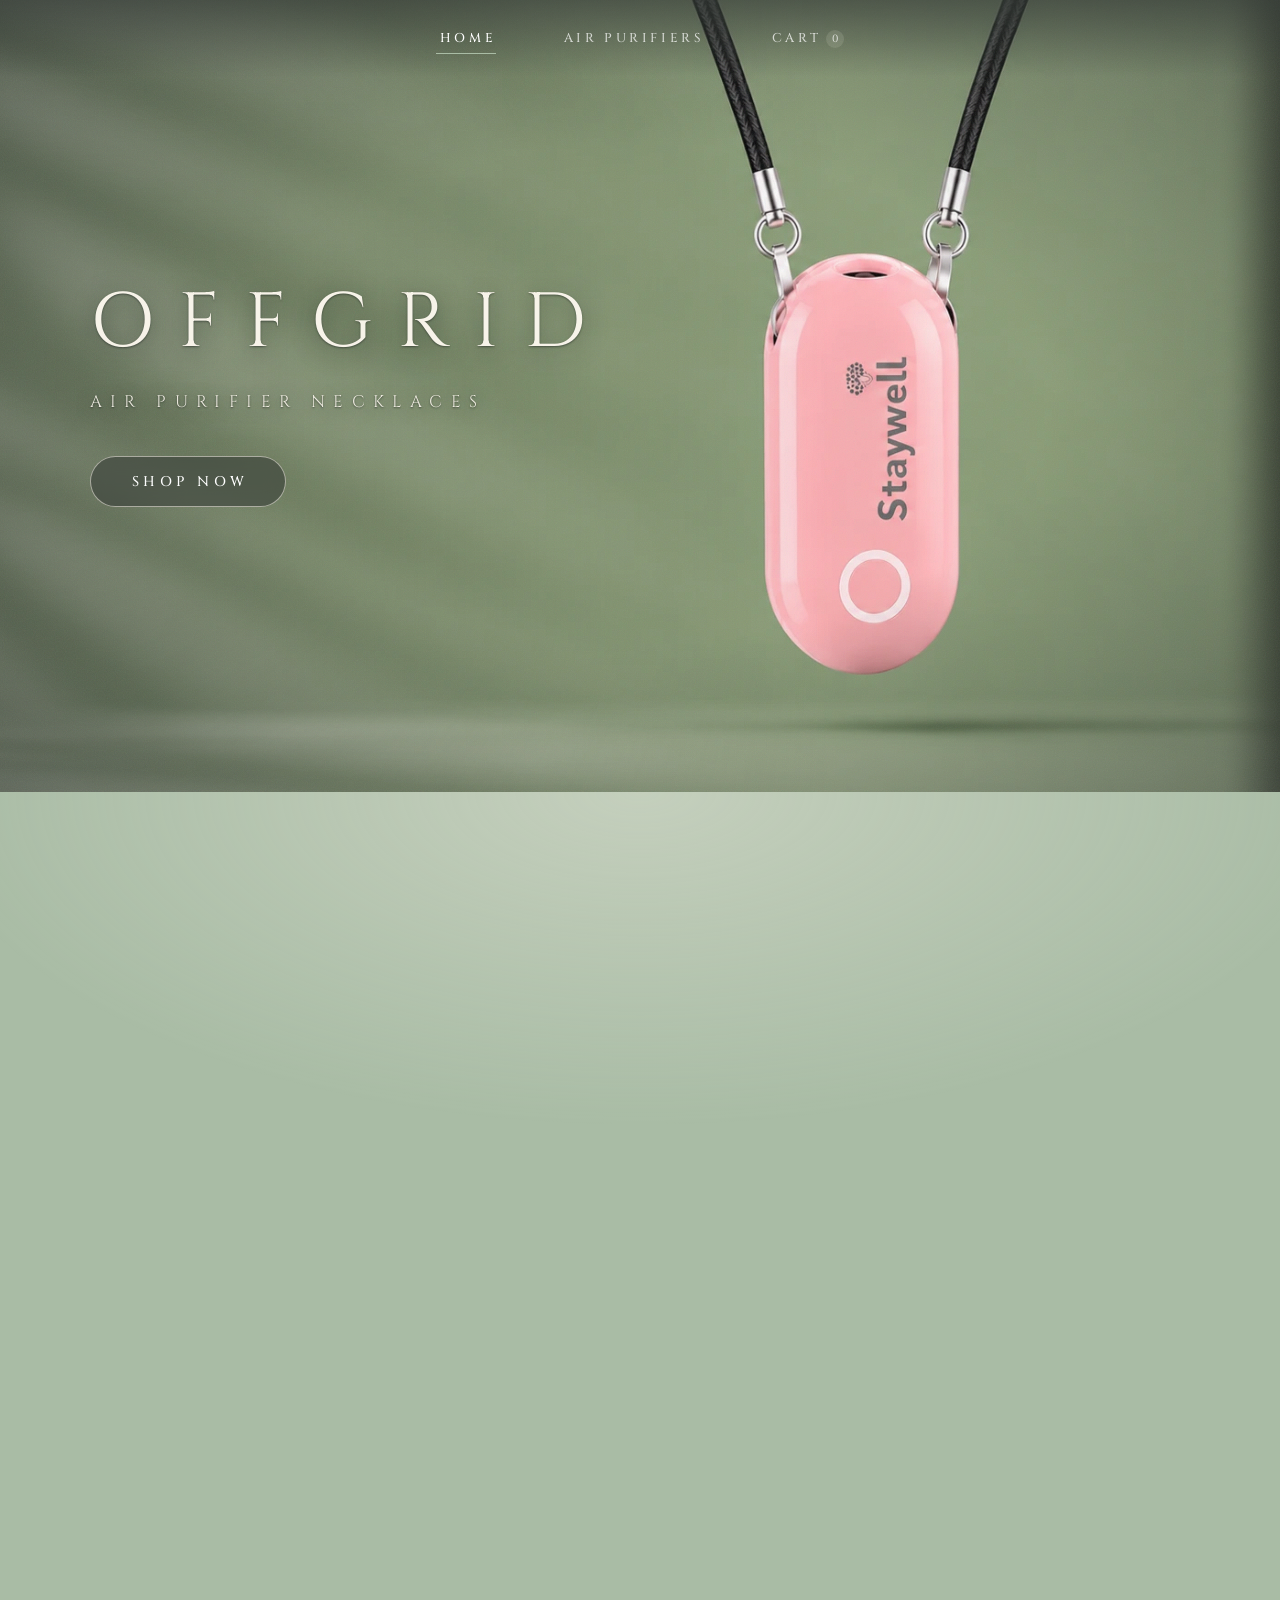
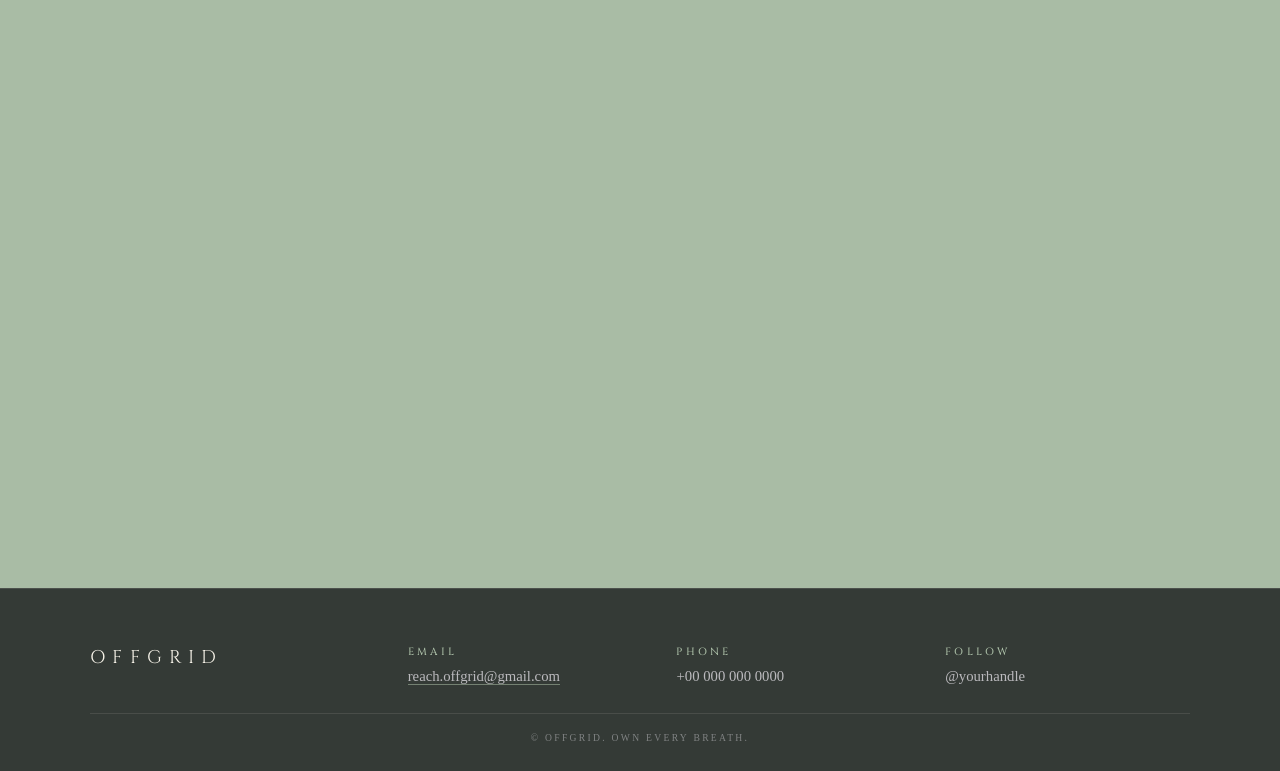
<file: index.html>
<!doctype html>
<html lang="en">
<head>
<meta charset="utf-8">
<meta name="viewport" content="width=device-width, initial-scale=1, viewport-fit=cover">
<title>OFFGRID</title>
<link rel="preconnect" href="https://fonts.googleapis.com">
<link rel="preconnect" href="https://fonts.gstatic.com" crossorigin>
<link href="https://fonts.googleapis.com/css2?family=Cinzel:wght@400;500&display=swap" rel="stylesheet">
<style>
  :root {
    --sage: #A9BCA5; --ivory: #F7F3E9; --stone: #D7D1C6; --graphite: #343A36; --moss: #5f7a5a;
    /* the old names, now pointing into the sage palette */
    --jet: var(--graphite);
    --amethyst: var(--moss);
    --cyan: var(--sage);
  }
  * { margin: 0; padding: 0; box-sizing: border-box; }
  html { scroll-behavior: smooth; }
  html, body { width: 100%; background: var(--sage); color: var(--graphite); }
  body { min-height: 100vh; min-height: 100dvh; overflow-x: hidden; }
  canvas { position: absolute; inset: 0; width: 100%; height: 100%; display: block; }

  /* ---------- Hero ---------- */
  #hero { position: relative; width: 100%; height: 88vh; height: 88dvh; overflow: hidden; }
  #hero::before { /* vignette */
    content: ""; position: absolute; inset: 0; z-index: 2; pointer-events: none;
    background: linear-gradient(90deg, rgba(52,58,54,.38), rgba(52,58,54,.1) 45%, transparent 65%),   /* a little shade behind the text */
                radial-gradient(ellipse at center, transparent 45%, rgba(52,58,54,.5) 100%);
  }
  #hero::after { /* film grain */
    content: ""; position: absolute; inset: -50%; z-index: 3; pointer-events: none; opacity: .09;
    background-image: url("data:image/svg+xml;utf8,<svg xmlns='http://www.w3.org/2000/svg' width='160' height='160'><filter id='n'><feTurbulence type='fractalNoise' baseFrequency='.9' numOctaves='2' stitchTiles='stitch'/></filter><rect width='100%' height='100%' filter='url(%23n)'/></svg>");
    animation: grain 1s steps(6) infinite;
  }
  @keyframes grain {
    0% { transform: translate(0,0); } 20% { transform: translate(-3%,2%); }
    40% { transform: translate(2%,-3%); } 60% { transform: translate(-2%,-1%); }
    80% { transform: translate(3%,3%); } 100% { transform: translate(0,0); }
  }
  #stage { position: absolute; inset: 0; z-index: 4; display: grid; place-items: center; pointer-events: none; }
  #shake { position: relative; display: grid; place-items: center; }

  h1#title {
    position: relative;
    display: flex;
    font-family: "Cinzel", "Trajan Pro", Georgia, serif;
    font-weight: 400;
    font-size: clamp(1.9rem, 9vw, 8rem);
    line-height: 1;
    letter-spacing: .32em;
    margin-right: -.32em; /* optical centring against trailing tracking */
    text-transform: uppercase;
  }
  h1#title .ch {
    display: inline-block;
    opacity: 0;
    color: var(--ivory);
    will-change: transform, opacity, filter;
    text-shadow: 0 1px 2px rgba(30,36,32,.55), 0 4px 22px rgba(30,36,32,.5);   /* a soft dark shadow, so the letters hold up over the white device */
  }
  h1#title .ch.hit {
    opacity: 1;
    animation: bang .5s ease-out forwards;
  }
  @keyframes bang {
    0%   { opacity: 0; filter: blur(8px); }
    100% { opacity: 1; filter: blur(0); }
  }
  h1#title.settled .ch {
    animation: shimmer 4.5s ease-in-out infinite;
    animation-delay: calc(var(--i) * .18s);
  }
  @keyframes shimmer {
    0%, 100% { color: var(--ivory); }
    50% { color: #dfe7dc; }
  }

  /* ---------- Navbar ---------- */
  #nav {
    position: absolute; z-index: 6; top: 0; left: 0; right: 0;
    display: flex; justify-content: center; align-items: center;
    gap: clamp(1.4rem, 5vw, 4.5rem);
    padding: max(2.6vh, 18px) 16px;
    background: linear-gradient(to bottom, rgba(52,58,54,.62), rgba(52,58,54,0));
    opacity: 0; transform: translateY(-14px);
    transition: opacity 1.2s ease, transform 1.2s cubic-bezier(.2,.8,.2,1);
  }
  #nav.show { opacity: 1; transform: none; }
  #nav a {
    position: relative; padding: .5em 0;
    font-family: "Cinzel", Georgia, serif; font-weight: 500;
    font-size: clamp(.64rem, 1vw, .85rem); letter-spacing: .28em; text-indent: .28em;
    text-transform: uppercase; text-decoration: none; white-space: nowrap;
    color: rgba(255,255,255,.72); transition: color .35s;
  }
  #nav a::after {
    content: ""; position: absolute; left: 50%; right: 50%; bottom: 0; height: 1px;
    background: var(--cyan);
    transition: left .4s cubic-bezier(.2,.8,.2,1), right .4s cubic-bezier(.2,.8,.2,1);
  }
  #nav a:hover, #nav a:focus-visible, #nav a.active { color: #fff; outline: none; }
  #nav a:hover::after, #nav a:focus-visible::after, #nav a.active::after { left: 0; right: 0; }

  /* ---------- Shop button ---------- */
  #shop {
    position: absolute; z-index: 5; left: 50%; bottom: max(5vh, 28px); transform: translateX(-50%);
    font-family: "Cinzel", Georgia, serif; font-weight: 500;
    font-size: clamp(.72rem, 1.1vw, .9rem); letter-spacing: .32em; text-transform: uppercase; text-indent: .32em;
    color: #fff; text-decoration: none; white-space: nowrap;
    padding: 1.05em 2.6em;
    border: 1px solid rgba(247,243,233,.55); border-radius: 999px;
    background: rgba(52,58,54,.55);
    -webkit-backdrop-filter: blur(10px); backdrop-filter: blur(10px);
    opacity: 0; transition: background .4s, box-shadow .4s, border-color .4s, color .4s, letter-spacing .4s;
  }
  #shop.show { opacity: 1; transition: opacity 1.2s ease, background .4s, box-shadow .4s, border-color .4s, color .4s, letter-spacing .4s; }
  #shop:hover, #shop:focus-visible {
    background: var(--cyan); color: var(--jet); border-color: var(--cyan); outline: none;
    letter-spacing: .38em;
  }

  @media (prefers-reduced-motion: reduce) {
    #hero::after { animation: none; }
  }

  @media (max-width: 720px) {
    #nav { gap: 1rem; padding-left: 1rem; padding-right: 1rem; }
    #nav a { font-size: .56rem; letter-spacing: .14em; text-indent: .14em; }
  }

  /* ---------- Phones ---------- */
  @media (max-width: 560px) {
    #nav { gap: .9rem; padding-left: 1rem; padding-right: 1rem; }
    #nav a { font-size: .6rem; letter-spacing: .16em; text-indent: .16em; padding: .75em 0; }
    h1#title { letter-spacing: .22em; margin-right: -.22em; font-size: clamp(1.7rem, 10.5vw, 3rem); }
    #shop { font-size: .66rem; letter-spacing: .24em; text-indent: .24em; padding: 1em 2.1em; bottom: max(6vh, 32px); }
  }

  /* ---------- Subtitle under the title ---------- */
  #sub {
    position: absolute; top: 100%; left: 50%; transform: translate(-50%, 6px); margin-top: clamp(.9rem, 2.4vw, 1.8rem);
    font-family: "Cinzel", Georgia, serif; font-weight: 400; white-space: nowrap;
    font-size: clamp(.6rem, 1.35vw, 1.05rem); letter-spacing: .5em; text-indent: .5em; text-transform: uppercase;
    color: rgba(247,243,233,.92); text-shadow: 0 1px 2px rgba(30,36,32,.6), 0 3px 16px rgba(30,36,32,.5);
    opacity: 0; transition: opacity 1.2s ease, transform 1.2s cubic-bezier(.2,.8,.2,1);
  }
  #sub.in { opacity: 1; transform: translate(-50%, 0); }

  /* ---------- Below the hero ---------- */
  #story { position: relative; padding: clamp(72px, 12vw, 160px) clamp(20px, 5vw, 64px) clamp(20px, 3vw, 36px);
    background: radial-gradient(ellipse 80% 60% at 50% 0%, rgba(247,243,233,.35), transparent 70%), var(--sage);
    font-family: "Cinzel", Georgia, serif; text-align: center; }
  #story .inner { max-width: 1100px; margin: 0 auto; }
  .eyebrow { font-size: clamp(.62rem, 1.1vw, .8rem); letter-spacing: .5em; text-indent: .5em; text-transform: uppercase; color: #4d6649; }
  #story h2 { margin-top: 1.4rem; font-weight: 400; text-transform: uppercase; color: var(--graphite);
    font-size: clamp(2rem, 7vw, 5.2rem); letter-spacing: .12em; text-indent: .12em; line-height: 1.1; }
  .lead { margin-top: 1.4rem; font-size: clamp(.95rem, 2vw, 1.5rem); letter-spacing: .22em; text-indent: .22em; text-transform: uppercase; color: rgba(52,58,54,.75); }
  .rule2 { width: 56px; height: 2px; border-radius: 2px; margin: clamp(28px, 4vw, 48px) auto; background: rgba(52,58,54,.6); }
  .copy { max-width: 640px; margin: 0 auto; font-family: Georgia, "Times New Roman", serif; font-size: clamp(1rem, 1.7vw, 1.2rem); line-height: 1.85; color: rgba(52,58,54,.8); }
  .trio { display: grid; grid-template-columns: repeat(3, minmax(0, 1fr)); gap: clamp(14px, 2.4vw, 32px); margin-top: clamp(18px, 2.6vw, 34px); text-align: left; }
  .trio article { padding: clamp(22px, 3vw, 36px); border-radius: 18px; border: 1px solid rgba(52,58,54,.12); background: var(--ivory); box-shadow: 0 8px 24px rgba(52,58,54,.1); }
  .trio h3 { font-weight: 500; font-size: .95rem; letter-spacing: .24em; text-transform: uppercase; color: var(--graphite); }
  .trio p { margin-top: .9rem; font-family: Georgia, "Times New Roman", serif; font-size: .98rem; line-height: 1.7; color: rgba(52,58,54,.7); }
  .cta { display: inline-block; margin-top: clamp(36px, 5vw, 64px); padding: 1.05em 2.6em; border-radius: 999px; text-decoration: none;
    font-size: clamp(.72rem, 1.1vw, .9rem); letter-spacing: .32em; text-indent: .32em; text-transform: uppercase; color: var(--ivory);
    border: 1px solid var(--graphite); background: var(--graphite); transition: background .4s, color .4s, border-color .4s; }
  .cta:hover, .cta:focus-visible { background: var(--moss); color: var(--ivory); border-color: var(--moss); outline: none; }

  #contact { padding: clamp(36px, 5vw, 56px) clamp(20px, 5vw, 64px) 28px; background: var(--graphite); border-top: 1px solid rgba(247,243,233,.12);
    font-family: "Cinzel", Georgia, serif; }
  #contact .row { max-width: 1100px; margin: 0 auto; display: grid; grid-template-columns: 1.2fr repeat(3, minmax(0, 1fr)); gap: 24px; align-items: start; }
  #contact .brand { font-size: 1.15rem; letter-spacing: .4em; color: var(--ivory); }
  #contact h4 { font-weight: 500; font-size: .66rem; letter-spacing: .3em; text-transform: uppercase; color: var(--cyan); }
  #contact p { margin-top: .55rem; font-family: Georgia, "Times New Roman", serif; font-size: .92rem; color: rgba(243,239,247,.7); }
  #contact a { color: inherit; text-decoration: none; border-bottom: 1px solid rgba(169,188,165,.55); transition: color .3s, border-color .3s; }
  #contact a:hover, #contact a:focus-visible { color: #fff; border-color: var(--cyan); outline: none; }
  #contact .fine { max-width: 1100px; margin: 28px auto 0; padding-top: 18px; border-top: 1px solid rgba(247,243,233,.1);
    font-size: .6rem; letter-spacing: .24em; text-transform: uppercase; color: rgba(243,239,247,.4); text-align: center; }

  .reveal { opacity: 0; transform: translateY(24px); transition: opacity 1s ease, transform 1s cubic-bezier(.2,.8,.2,1); }
  .reveal.in { opacity: 1; transform: none; }

  @media (max-width: 720px) {
    .trio { grid-template-columns: 1fr; }
    #contact .row { grid-template-columns: 1fr 1fr; }
    #contact .brand { grid-column: 1 / -1; }
    #sub { letter-spacing: .34em; text-indent: .34em; }
  }

  /* ---------- Founders: four fixed cards (placeholders) ---------- */
  #founders { position: relative; padding: clamp(20px, 3vw, 36px) clamp(20px, 5vw, 64px) clamp(56px, 8vw, 100px);
    background: var(--sage); font-family: "Cinzel", Georgia, serif; text-align: center; }
  #founders h2 { margin-top: 1rem; font-weight: 400; text-transform: uppercase; color: var(--graphite);
    font-size: clamp(1.6rem, 4.6vw, 3.2rem); letter-spacing: .16em; text-indent: .16em; }
  #founders .rule2 { margin: clamp(20px, 3vw, 32px) auto; }
  .founders-grid { max-width: 1200px; margin: clamp(14px, 2vw, 24px) auto 0; display: grid; grid-template-columns: repeat(4, minmax(0, 1fr)); gap: clamp(12px, 2vw, 26px); }
  .founder { text-align: left; border-radius: 16px; overflow: hidden; border: 1px solid rgba(52,58,54,.12); background: var(--ivory); box-shadow: 0 8px 24px rgba(52,58,54,.1);
    transition: border-color .4s, transform .4s cubic-bezier(.2,.8,.2,1); }
  .founder:hover { border-color: rgba(52,58,54,.3); transform: translateY(-4px); }
  .founder .ph { aspect-ratio: 25 / 21; display: grid; place-items: center;
    background: linear-gradient(115deg, transparent 30%, rgba(255,255,255,.45) 42%, transparent 54%),
                radial-gradient(ellipse 70% 60% at 50% 40%, rgba(169,188,165,.45), transparent 70%), linear-gradient(160deg, #e9e5db, var(--stone)); }
  .founder img.ph { display: block; width: 100%; object-fit: cover; object-position: 50% 22%; }
  .founder .ph span { font-size: .62rem; letter-spacing: .28em; text-indent: .28em; text-transform: uppercase; color: rgba(52,58,54,.45); }
  .founder .meta { padding: 14px 18px 18px; }
  .founder h3 { font-weight: 500; font-size: .9rem; letter-spacing: .2em; text-transform: uppercase; color: var(--graphite); }
  .founder .role { margin-top: .4rem; font-size: .62rem; letter-spacing: .3em; text-transform: uppercase; color: var(--cyan); }
  .founder p.bio { margin-top: .6rem; font-family: Georgia, "Times New Roman", serif; font-size: .88rem; line-height: 1.6; color: rgba(243,239,247,.6); }
  @media (max-width: 960px) { .founders-grid { grid-template-columns: repeat(2, minmax(0, 1fr)); } }
  @media (max-width: 420px) { .founders-grid { grid-template-columns: 1fr; } }

  /* ---------- Tagline that melts from one line into the next ---------- */
  #story h2.tagline { font-size: clamp(.9rem, 3.4vw, 2.5rem); letter-spacing: .1em; text-indent: .1em; white-space: nowrap; line-height: 1.3; }

  /* ---------- Hero text on the left, clear of the necklace on the right of the photos ---------- */
  #stage { place-items: center start; padding-left: clamp(24px, 7vw, 130px); }
  #shake { display: flex; flex-direction: column; align-items: flex-start; }
  h1#title { font-size: clamp(1.9rem, 6vw, 6rem); }
  #sub { position: static; transform: translateY(6px); text-indent: 0; }
  #sub.in { transform: none; }
  #shop { position: static; transform: none; margin-top: clamp(1.6rem, 3.4vw, 2.8rem); pointer-events: auto; }
  @media (max-width: 560px) {
    #stage { padding-left: 22px; place-items: end start; padding-bottom: max(9vh, 56px); }   /* phones: below the photo, not over it */
    h1#title { font-size: clamp(1.6rem, 9vw, 2.6rem); }
  }

  .cart-count { display: inline-grid; place-items: center; min-width: 1.7em; height: 1.7em; margin-left: .45em; padding: 0 .45em;
    border-radius: 999px; font-size: .82em; letter-spacing: 0; text-indent: 0; vertical-align: middle;
    background: rgba(247,243,233,.12); color: inherit; transition: background .3s, color .3s; }
  .cart-count.has { background: var(--cyan); color: var(--jet); }

</style>
</head>
<body>

<main id="hero">
  <canvas id="morph"></canvas>
  <div id="stage"><div id="shake"><h1 id="title" aria-label="offgrid"></h1><p id="sub">Air Purifier Necklaces</p><a id="shop" href="air-purifiers.html">Shop Now</a></div></div>
  <nav id="nav" aria-label="Primary">
    <a href="#home" class="active" aria-current="page">Home</a>
    <a href="air-purifiers.html">Air Purifiers</a>
    <a href="cart.html">Cart<span class="cart-count" aria-label="items in cart">0</span></a>
  </nav>
</main>

<section id="story" aria-label="About OFFGRID">
  <div class="inner">
    <p class="eyebrow reveal">Air Purifier Necklaces</p>
    <h2 class="tagline reveal">Own your breath.</h2>
    <div class="rule2 reveal"></div>
    <p class="copy reveal">OFFGRID air purifier necklaces are made to sit close to where you breathe. Light on the chest, easy to forget you are wearing, and ready to go wherever you go: the commute, the office, the long trip home. Clean air, on your own terms.</p>
    <div class="trio">
      <article class="reveal"><h3>Worn close</h3><p>Sits near your breathing zone, so fresher air is right where you need it.</p></article>
      <article class="reveal"><h3>Made to go</h3><p>Slim, light and cord-worn. Take it from your desk to the street to the airport.</p></article>
      <article class="reveal"><h3>Yours to own</h3><p>Simple to use and made to look like jewellery, not equipment.</p></article>
    </div>
    <a class="cta reveal" href="air-purifiers.html">Shop Air Purifiers</a>
  </div>
</section>

<section id="founders" aria-label="The founders">
  <div class="head">
    <p class="eyebrow reveal">The People Behind It</p>
    <h2 class="reveal">The Founders</h2>
    <div class="rule2 reveal"></div>
  </div>
  <div class="founders-grid">
      <article class="founder reveal">
        <img class="ph photo" src="assets/founders/founder-4.jpg" style="object-position: 50% 75%" alt="Niharika Chauhan" loading="lazy" decoding="async">
        <div class="meta">
          <h3>Niharika Chauhan</h3>
        </div>
      </article>
      <article class="founder reveal">
        <img class="ph photo" src="assets/founders/founder-2.jpg" style="object-position: 50% 0" alt="Devvardhan Agarwal" loading="lazy" decoding="async">
        <div class="meta">
          <h3>Devvardhan Agarwal</h3>
        </div>
      </article>
      <article class="founder reveal">
        <img class="ph photo" src="assets/founders/founder-3.jpg" style="object-position: 50% 0" alt="Akshaya Guduri" loading="lazy" decoding="async">
        <div class="meta">
          <h3>Akshaya Guduri</h3>
        </div>
      </article>
      <article class="founder reveal">
        <img class="ph photo" src="assets/founders/founder-1.webp" alt="Vishrut Khanna" loading="lazy" decoding="async">
        <div class="meta">
          <h3>Vishrut Khanna</h3>
        </div>
      </article>
    </div>
  </section>

<footer id="contact" aria-label="Contact">
  <div class="row">
    <div class="brand">OFFGRID</div>
    <div><h4>Email</h4><p><a href="mailto:reach.offgrid@gmail.com">reach.offgrid@gmail.com</a></p></div>
    <div><h4>Phone</h4><p>+00 000 000 0000</p></div>
    <div><h4>Follow</h4><p>@yourhandle</p></div>
  </div>
  <p class="fine">&copy; OFFGRID. Own every breath.</p>
</footer>


<script src="assets/cart.js"></script>
<script>
(() => {
  const PAL = { jet: '#343A36', amethyst: '#5f7a5a', cyan: '#A9BCA5' };

  /* ---------- GL helpers ---------- */
  const VERT = `attribute vec2 p; void main(){ gl_Position = vec4(p,0.,1.); }`;
  const NOISE = `
    float h(vec2 p){ return fract(sin(dot(p, vec2(127.1,311.7))) * 43758.5453); }
    float n(vec2 p){
      vec2 i = floor(p), f = fract(p); f = f*f*(3.-2.*f);
      return mix(mix(h(i), h(i+vec2(1.,0.)), f.x), mix(h(i+vec2(0.,1.)), h(i+vec2(1.,1.)), f.x), f.y);
    }
    float fbm(vec2 p){
      float v = 0., a = .5;
      for (int i = 0; i < 5; i++){ v += a*n(p); p = p*2.03 + vec2(1.7, 9.2); a *= .5; }
      return v;
    }`;

  function makeGL(canvas) {
    const gl = canvas.getContext('webgl', { antialias: false, alpha: canvas.dataset.alpha === '1', powerPreference: 'high-performance' });
    if (!gl) return null;
    const buf = gl.createBuffer();
    gl.bindBuffer(gl.ARRAY_BUFFER, buf);
    gl.bufferData(gl.ARRAY_BUFFER, new Float32Array([-1,-1, 1,-1, -1,1, 1,1]), gl.STATIC_DRAW);
    return gl;
  }
  function program(gl, frag) {
    const mk = (type, src) => {
      const s = gl.createShader(type); gl.shaderSource(s, src); gl.compileShader(s);
      if (!gl.getShaderParameter(s, gl.COMPILE_STATUS)) console.error(gl.getShaderInfoLog(s));
      return s;
    };
    const pr = gl.createProgram();
    gl.attachShader(pr, mk(gl.VERTEX_SHADER, VERT));
    gl.attachShader(pr, mk(gl.FRAGMENT_SHADER, frag));
    gl.linkProgram(pr); gl.useProgram(pr);
    const loc = gl.getAttribLocation(pr, 'p');
    gl.enableVertexAttribArray(loc);
    gl.vertexAttribPointer(loc, 2, gl.FLOAT, false, 0, 0);
    return pr;
  }
  function fit(canvas, gl) {
    const dpr = Math.min(window.devicePixelRatio || 1, 2);
    const w = Math.max(1, Math.floor(canvas.clientWidth * dpr)), hgt = Math.max(1, Math.floor(canvas.clientHeight * dpr));
    if (canvas.width !== w || canvas.height !== hgt) { canvas.width = w; canvas.height = hgt; }
    gl.viewport(0, 0, w, hgt);
  }

  let heroReady = false;   // morph clock only starts once the hero is shown

  /* ---------- Procedural "images" for the hero ---------- */
  const W = 1920, H = 1080;
  let seed = 7;
  const rnd = () => (seed = (seed * 16807) % 2147483647) / 2147483647;
  const mkCanvas = () => { const c = document.createElement('canvas'); c.width = W; c.height = H; return [c, c.getContext('2d')]; };
  function rgba(hex, a) {
    const n = parseInt(hex.slice(1), 16);
    return `rgba(${n >> 16},${(n >> 8) & 255},${n & 255},${a})`;
  }
  function stars(g, count, alpha = 1) {
    for (let i = 0; i < count; i++) {
      g.fillStyle = `rgba(255,255,255,${(.25 + rnd() * .75) * alpha})`;
      const s = rnd() * 2.2;
      g.fillRect(rnd() * W, rnd() * H, s, s);
    }
  }
  function ridge(g, base, amp, color, rough) {
    g.beginPath(); g.moveTo(0, H);
    let y = base;
    for (let x = 0; x <= W; x += 12) {
      y = base + Math.sin(x * .004 + rough) * amp + Math.sin(x * .013 + rough * 2) * amp * .35 + (rnd() - .5) * amp * .12;
      g.lineTo(x, y);
    }
    g.lineTo(W, H); g.closePath(); g.fillStyle = color; g.fill();
  }

  function sceneSunset() {
    const [c, g] = mkCanvas();
    let gr = g.createLinearGradient(0, 0, 0, H);
    gr.addColorStop(0, PAL.jet); gr.addColorStop(.55, PAL.amethyst); gr.addColorStop(1, '#0b0216');
    g.fillStyle = gr; g.fillRect(0, 0, W, H);
    stars(g, 260);
    const cx = W / 2, cy = H * .5, R = 250;
    const glow = g.createRadialGradient(cx, cy, R * .3, cx, cy, R * 3);
    glow.addColorStop(0, rgba(PAL.cyan, .3)); glow.addColorStop(1, rgba(PAL.cyan, 0));
    g.fillStyle = glow; g.fillRect(0, 0, W, H);
    const sun = g.createLinearGradient(0, cy - R, 0, cy + R);
    sun.addColorStop(0, '#c9a6ff'); sun.addColorStop(1, '#6a22b8');
    g.fillStyle = sun; g.beginPath(); g.arc(cx, cy, R, 0, 7); g.fill();
    g.fillStyle = PAL.amethyst;
    for (let i = 0; i < 8; i++) g.fillRect(cx - R, cy + 20 + i * 28, R * 2, 3 + i * 2.4);
    ridge(g, H * .62, 70, '#12032a', 1); ridge(g, H * .72, 55, PAL.jet, 4);
    g.strokeStyle = rgba(PAL.cyan, .35); g.lineWidth = 1.5;
    const hz = H * .8;
    g.fillStyle = PAL.jet; g.fillRect(0, hz, W, H - hz);
    for (let i = -20; i <= 20; i++) { g.beginPath(); g.moveTo(cx + i * 40, hz); g.lineTo(cx + i * 190, H); g.stroke(); }
    for (let i = 0; i < 12; i++) { const y = hz + Math.pow(i / 12, 2.2) * (H - hz); g.beginPath(); g.moveTo(0, y); g.lineTo(W, y); g.stroke(); }
    return c;
  }
  function scenePlanet() {
    const [c, g] = mkCanvas();
    g.fillStyle = PAL.jet; g.fillRect(0, 0, W, H);
    const neb = g.createRadialGradient(W * .7, H * .3, 0, W * .7, H * .3, W * .6);
    neb.addColorStop(0, rgba(PAL.amethyst, .9)); neb.addColorStop(1, rgba(PAL.amethyst, 0));
    g.fillStyle = neb; g.fillRect(0, 0, W, H);
    stars(g, 520);
    const cx = W * .5, cy = H * .55, R = 380;
    const halo = g.createRadialGradient(cx, cy, R * .95, cx, cy, R * 1.6);
    halo.addColorStop(0, rgba(PAL.cyan, .28)); halo.addColorStop(1, rgba(PAL.cyan, 0));
    g.fillStyle = halo; g.fillRect(0, 0, W, H);
    const pl = g.createRadialGradient(cx - R * .4, cy - R * .4, R * .1, cx, cy, R);
    pl.addColorStop(0, '#6a22b8'); pl.addColorStop(.6, PAL.amethyst); pl.addColorStop(1, '#07010f');
    g.fillStyle = pl; g.beginPath(); g.arc(cx, cy, R, 0, 7); g.fill();
    g.save(); g.beginPath(); g.arc(cx, cy, R, 0, 7); g.clip();
    for (let i = 0; i < 14; i++) { g.fillStyle = rgba(i % 2 ? '#6f4d9c' : '#000', .06 + rnd() * .08); g.fillRect(cx - R, cy - R + i * R / 7, R * 2, 18 + rnd() * 30); }
    const sh = g.createLinearGradient(cx - R, 0, cx + R, 0); sh.addColorStop(0, 'rgba(0,0,0,0)'); sh.addColorStop(1, 'rgba(0,0,0,.8)');
    g.fillStyle = sh; g.fillRect(cx - R, cy - R, R * 2, R * 2); g.restore();
    g.save(); g.translate(cx, cy); g.rotate(-.35); g.scale(1, .22);
    for (let i = 0; i < 6; i++) { g.strokeStyle = rgba(PAL.cyan, .55 - i * .07); g.lineWidth = 8 - i; g.beginPath(); g.arc(0, 0, R * (1.35 + i * .12), 0, 7); g.stroke(); }
    g.restore();
    return c;
  }
  function sceneCity() {
    const [c, g] = mkCanvas();
    const gr = g.createLinearGradient(0, 0, 0, H);
    gr.addColorStop(0, PAL.jet); gr.addColorStop(.7, PAL.amethyst); gr.addColorStop(1, '#1a0536');
    g.fillStyle = gr; g.fillRect(0, 0, W, H);
    stars(g, 150, .7);
    for (let layer = 0; layer < 3; layer++) {
      let x = -20;
      const baseY = H * (.8 + layer * .08), shade = [.55, .8, 1][layer];
      while (x < W) {
        const bw = 60 + rnd() * 120, bh = 160 + rnd() * (420 - layer * 90);
        g.fillStyle = `rgba(${5 + (2 - layer) * 14},${5},${10 + (2 - layer) * 20},${shade})`;
        g.fillRect(x, baseY - bh, bw, bh + 200);
        if (layer > 0) {
          for (let wy = baseY - bh + 20; wy < baseY - 10; wy += 26)
            for (let wx = x + 10; wx < x + bw - 10; wx += 18)
              if (rnd() > .62) { g.fillStyle = rgba(rnd() > .8 ? PAL.cyan : '#b79cff', .3 + rnd() * .55); g.fillRect(wx, wy, 7, 11); }
        }
        x += bw + rnd() * 10;
      }
    }
    const haze = g.createLinearGradient(0, H * .6, 0, H); haze.addColorStop(0, 'rgba(98,163,174,0)'); haze.addColorStop(1, 'rgba(110,40,200,.3)');
    g.fillStyle = haze; g.fillRect(0, H * .6, W, H * .4);
    return c;
  }
  function sceneWaves() {
    const [c, g] = mkCanvas();
    g.fillStyle = PAL.jet; g.fillRect(0, 0, W, H);
    stars(g, 220, .8);
    g.globalCompositeOperation = 'lighter';
    for (let i = 0; i < 22; i++) {
      const col = i % 7 === 0 ? PAL.cyan : (i % 2 ? '#6a22b8' : PAL.amethyst);
      const y0 = H * (.2 + i * .035), amp = 60 + i * 9, ph = i * .55;
      const gr = g.createLinearGradient(0, y0 - amp, 0, y0 + amp * 3);
      gr.addColorStop(0, rgba(col, 0)); gr.addColorStop(.3, rgba(col, .22)); gr.addColorStop(1, rgba(col, 0));
      g.fillStyle = gr; g.beginPath(); g.moveTo(0, H);
      for (let x = 0; x <= W; x += 16) g.lineTo(x, y0 + Math.sin(x * .0042 + ph) * amp + Math.sin(x * .011 + ph * 2) * amp * .3);
      g.lineTo(W, H); g.closePath(); g.fill();
      g.strokeStyle = rgba(col, .5); g.lineWidth = 1.5; g.beginPath();
      for (let x = 0; x <= W; x += 16) { const y = y0 + Math.sin(x * .0042 + ph) * amp + Math.sin(x * .011 + ph * 2) * amp * .3; x ? g.lineTo(x, y) : g.moveTo(x, y); }
      g.stroke();
    }
    g.globalCompositeOperation = 'source-over';
    return c;
  }

  /* ---------- Morphing hero ---------- */
  const heroCanvas = document.getElementById('morph');
  const FOCUS_X = .7;   // the necklace sits right of centre in the hero photos; narrow screens centre on it
  const hgl = makeGL(heroCanvas);
  let morphStart = () => {};
  if (hgl) {
    const hp = program(hgl, `
      precision highp float;
      uniform sampler2D A, B; uniform vec2 r; uniform vec2 tsA, tsB; uniform float m, t, fx;
      ${NOISE}
      vec2 cover(vec2 uv, float z, vec2 ts){
        float sa = r.x/r.y, ta = ts.x/ts.y;
        vec2 s = sa > ta ? vec2(1., ta/sa) : vec2(sa/ta, 1.);
        float hw = .5 * s.x / z;                                   // half the width of the photo that fits on screen
        float cx = hw < .5 ? clamp(fx, hw, 1. - hw) : .5;          // look toward the necklace, without running off the photo
        return (uv - .5) * s / z + vec2(cx, .5);
      }
      // on a tall phone screen the photo is shown whole-ish: pulled back, with a dimmed, softened copy of itself filling above and below
      vec3 softCopy(sampler2D tx, vec2 uv, vec2 ts){
        vec3 acc = vec3(0.);
        for (int i = -1; i <= 1; i++) for (int j = -1; j <= 1; j++)
          acc += texture2D(tx, clamp(cover(uv + vec2(float(i), float(j))*.05, 1.25, ts), .002, .998)).rgb;
        return acc / 9. * .38;
      }
      vec4 look(sampler2D tx, vec2 q, vec2 uv, vec2 ts){
        float dEdge = max(abs(q.x - .5), abs(q.y - .5)) - .5;
        float f = smoothstep(-.035, .02, dEdge);
        vec3 fg = texture2D(tx, clamp(q, .002, .998)).rgb;
        return vec4(f > .001 ? mix(fg, softCopy(tx, uv, ts), f) : fg, 1.);
      }
      void main(){
        vec2 uv = gl_FragCoord.xy / r;
        float tall = smoothstep(.9, .5, r.x / r.y);
        float z = mix(1.06, .5, tall) + .03*sin(t*.15);
        vec2 drift = vec2(sin(t*.12), cos(t*.1)) * .008;
        float k = sin(m * 3.14159265);
        vec2 w = (vec2(fbm(uv*3.5 + t*.2), fbm(uv*3.5 + 9. - t*.2)) - .5) * .35 * k;
        vec4 ca = look(A, cover(uv + w*m + drift, z, tsA), uv, tsA);
        vec4 cb = look(B, cover(uv - w*(1.-m) + drift, z, tsB), uv, tsB);
        float nz = fbm(uv*2.6 + vec2(0., t*.1));
        float e = clamp(m*1.7 - nz*.7, 0., 1.);
        float mx = smoothstep(.0, 1., e);
        vec3 col = mix(ca.rgb, cb.rgb, mx);
        float edge = smoothstep(.02, .18, e) * (1. - smoothstep(.18, .38, e));
        col += vec3(.66, .74, .65) * edge * .16 * k;          // a soft sage seam while photos blend
        gl_FragColor = vec4(col, 1.);
      }`);
    const U = n => hgl.getUniformLocation(hp, n);
    const uA = U('A'), uB = U('B'), ur = U('r'), utsA = U('tsA'), utsB = U('tsB'), um = U('m'), ut = U('t');
    const makeTex = c => {
      const tx = hgl.createTexture();
      hgl.bindTexture(hgl.TEXTURE_2D, tx);
      hgl.pixelStorei(hgl.UNPACK_FLIP_Y_WEBGL, true);
      hgl.texImage2D(hgl.TEXTURE_2D, 0, hgl.RGBA, hgl.RGBA, hgl.UNSIGNED_BYTE, c);
      hgl.texParameteri(hgl.TEXTURE_2D, hgl.TEXTURE_MIN_FILTER, hgl.LINEAR);
      hgl.texParameteri(hgl.TEXTURE_2D, hgl.TEXTURE_MAG_FILTER, hgl.LINEAR);
      hgl.texParameteri(hgl.TEXTURE_2D, hgl.TEXTURE_WRAP_S, hgl.CLAMP_TO_EDGE);
      hgl.texParameteri(hgl.TEXTURE_2D, hgl.TEXTURE_WRAP_T, hgl.CLAMP_TO_EDGE);
      return tx;
    };
    let tex = [], sizes = [];
    hgl.uniform1i(uA, 0); hgl.uniform1i(uB, 1);
    hgl.uniform1f(U('fx'), FOCUS_X);

    const HOLD = 300, MORPH = 2200;
    let idx = 0, phaseStart = 0, running = false;
    const ease = x => x < .5 ? 4*x*x*x : 1 - Math.pow(-2*x + 2, 3) / 2;
    function frame(now) {
      fit(heroCanvas, hgl);
      if (!heroReady) phaseStart = now;
      const el = now - phaseStart;
      let m = 0;
      if (el > HOLD) {
        m = ease(Math.min(1, (el - HOLD) / MORPH));
        if (el > HOLD + MORPH) { idx = (idx + 1) % tex.length; phaseStart = now; m = 0; }
      }
      hgl.activeTexture(hgl.TEXTURE0); hgl.bindTexture(hgl.TEXTURE_2D, tex[idx]);
      hgl.activeTexture(hgl.TEXTURE1); hgl.bindTexture(hgl.TEXTURE_2D, tex[(idx + 1) % tex.length]);
      hgl.uniform2f(utsA, sizes[idx][0], sizes[idx][1]);
      hgl.uniform2f(utsB, sizes[(idx + 1) % tex.length][0], sizes[(idx + 1) % tex.length][1]);
      hgl.uniform2f(ur, heroCanvas.width, heroCanvas.height);
      hgl.uniform1f(um, m); hgl.uniform1f(ut, now / 1000);
      hgl.drawArrays(hgl.TRIANGLE_STRIP, 0, 4);
      requestAnimationFrame(frame);
    }
    // start drawing as soon as the photos are in
    morphStart = () => { if (!running) { running = true; phaseStart = performance.now(); requestAnimationFrame(frame); } };
    // product photography; procedural scenes only if the images fail to load
    const PHOTOS = ['assets/hero-1.webp', 'assets/hero-2.webp'];
    const sources = Promise.resolve(PHOTOS);
    const loadImg = (src, tries) => new Promise((res, rej) => {             // a dropped connection gets two more tries before we give up
      const im = new Image(); im.decoding = 'async';
      im.onload = () => res(im);
      im.onerror = () => tries > 0 ? setTimeout(() => loadImg(src, tries - 1).then(res, rej), 400) : rej();
      im.src = src;
    });
    sources.then(srcs => Promise.all(srcs.map(src => loadImg(src, 2)))).then(imgs => {
      if (!imgs.length) throw new Error('no images');
      sizes = imgs.map(im => [im.naturalWidth, im.naturalHeight]);
      tex = imgs.map(makeTex);
    }).catch(() => {
      sizes = [[W, H], [W, H], [W, H], [W, H]];
      tex = [sceneSunset(), scenePlanet(), sceneCity(), sceneWaves()].map(makeTex);
    }).then(morphStart);
  } else {
    heroCanvas.style.background = `linear-gradient(135deg, ${PAL.jet}, ${PAL.amethyst}, ${PAL.cyan})`;
  }

  /* ---------- Title: letter-by-letter bang ---------- */
  const title = document.getElementById('title');
    const letters = [...'OFFGRID'].map((ch, i) => {
    const s = document.createElement('span');
    s.className = 'ch'; s.textContent = ch; s.style.setProperty('--i', i);
    s.setAttribute('aria-hidden', 'true');
    title.appendChild(s); return s;
  });
  function bang(i) { letters[i].classList.add('hit'); }
  function playTitle() {
    letters.forEach((_, i) => setTimeout(() => bang(i), i * 230));
    setTimeout(() => title.classList.add('settled'), letters.length * 230 + 1000);
    setTimeout(() => document.getElementById('nav').classList.add('show'), 200);
    setTimeout(() => document.getElementById('shop').classList.add('show'), letters.length * 230 + 400);
    setTimeout(() => document.getElementById('sub').classList.add('in'), letters.length * 230 + 250);
  }

  /* ---------- Start: show the hero as soon as the fonts are in ---------- */
  const fontsReady = (document.fonts && document.fonts.ready) ? document.fonts.ready : Promise.resolve();
  Promise.race([fontsReady.catch(() => {}), new Promise(r => setTimeout(r, 800))]).then(() => {
    heroReady = true;
    playTitle();
  });
})();
</script>
</body>
</html>
</file>
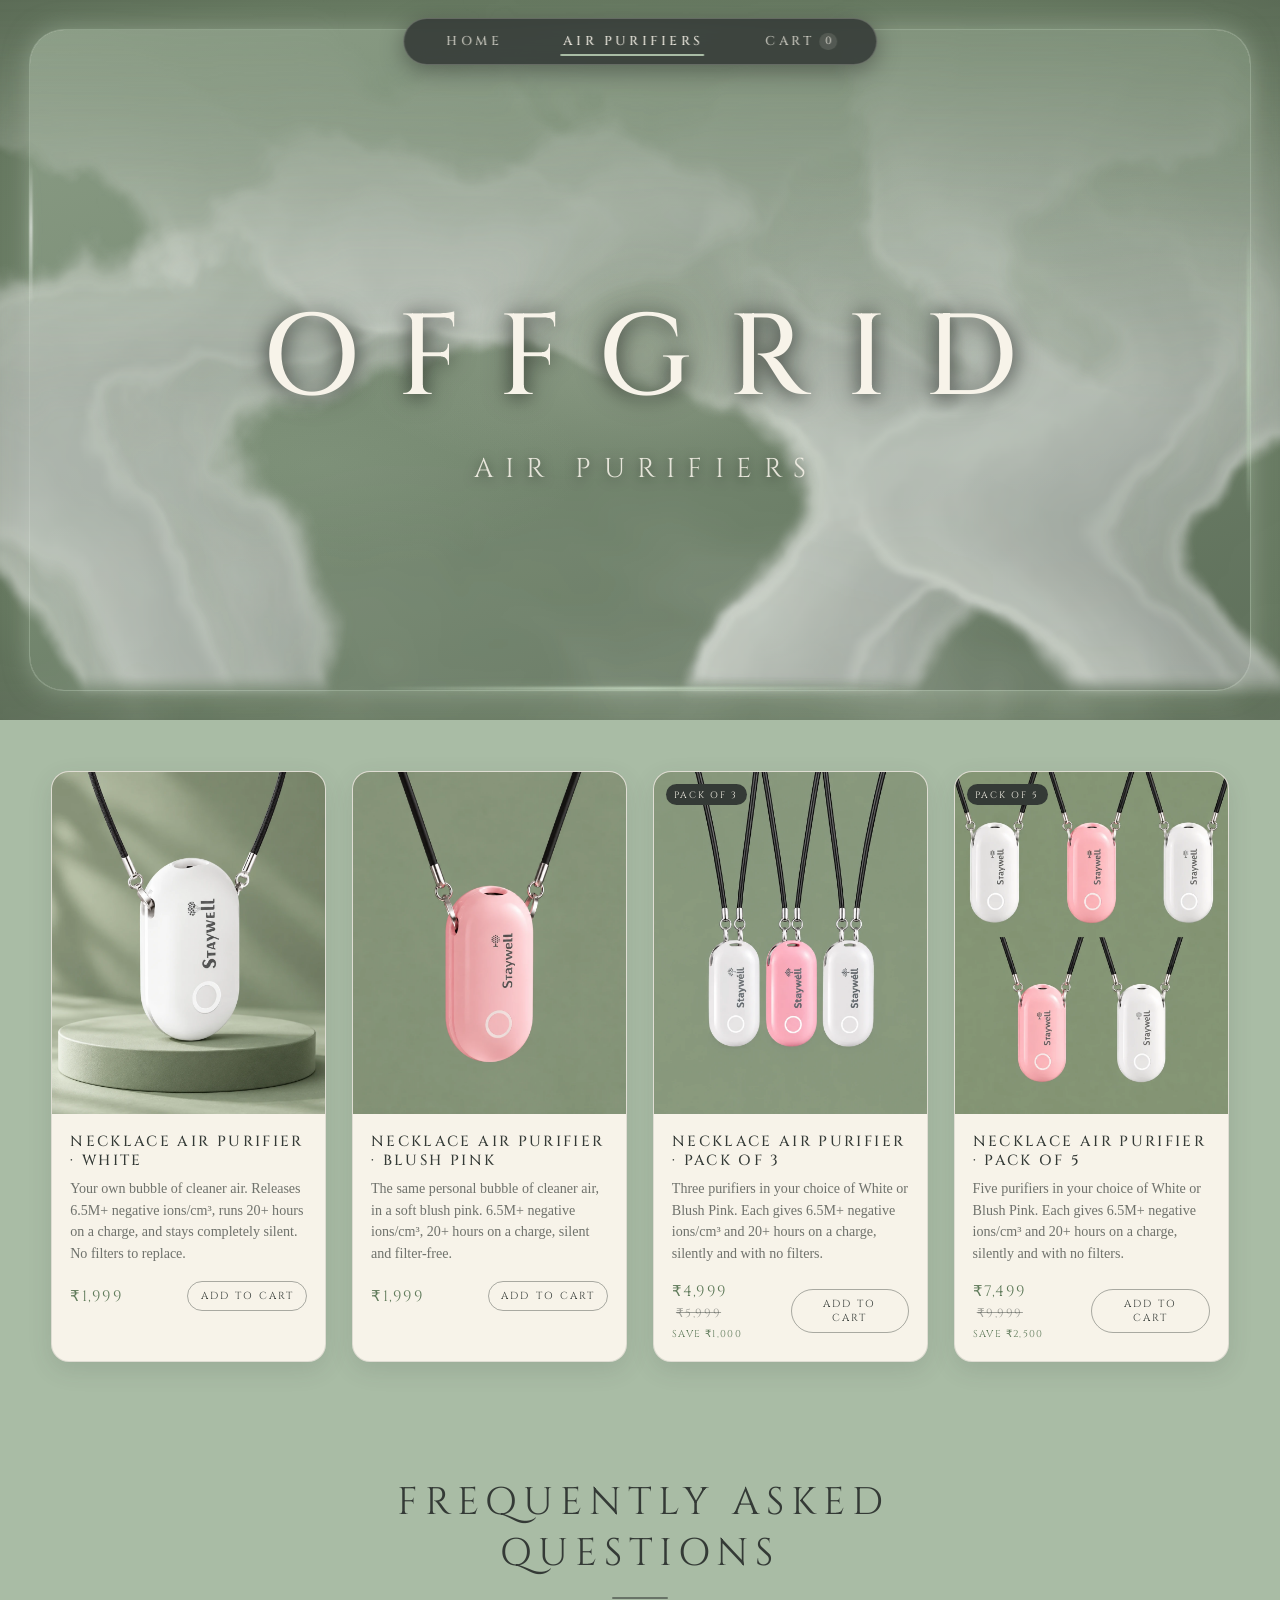
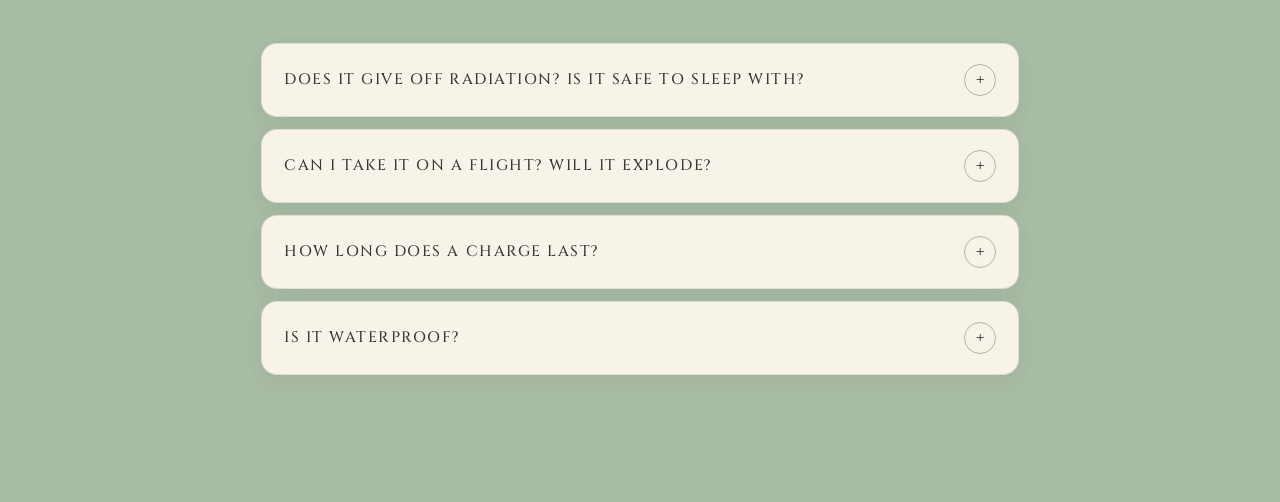
<file: air-purifiers.html>
<!doctype html>
<html lang="en">
<head>
<meta charset="utf-8">
<meta name="viewport" content="width=device-width, initial-scale=1, viewport-fit=cover">
<title>Air Purifiers — OFFGRID</title>
<link rel="preconnect" href="https://fonts.googleapis.com">
<link rel="preconnect" href="https://fonts.gstatic.com" crossorigin>
<link href="https://fonts.googleapis.com/css2?family=Cinzel:wght@400;500&display=swap" rel="stylesheet">
<style>
  :root { --sage: #A9BCA5; --ivory: #F7F3E9; --stone: #D7D1C6; --graphite: #343A36; }
  * { margin: 0; padding: 0; box-sizing: border-box; }
  html { scroll-behavior: smooth; }
  html, body { width: 100%; background: var(--sage); color: var(--graphite); }
  body { min-height: 100vh; min-height: 100dvh; overflow-x: hidden; font-family: "Cinzel", Georgia, serif; }

  /* ---------- Navbar ---------- */
  nav {
    position: absolute; z-index: 5; top: max(2vh, 14px); left: 50%; transform: translateX(-50%);
    display: flex; justify-content: center; align-items: center;
    gap: clamp(1.2rem, 4.5vw, 4rem);
    max-width: calc(100vw - 24px);
    padding: .45rem clamp(1.2rem, 3vw, 2.4rem);
    border-radius: 999px; border: 1px solid rgba(247,243,233,.22);
    background: rgba(52,58,54,.88); -webkit-backdrop-filter: blur(10px); backdrop-filter: blur(10px);
    box-shadow: 0 6px 24px rgba(0,0,0,.35);
  }
  nav a {
    position: relative; padding: .5em 0;
    font-weight: 500; font-size: clamp(.64rem, 1vw, .85rem);
    letter-spacing: .28em; text-indent: .28em; text-transform: uppercase;
    text-decoration: none; white-space: nowrap; color: rgba(247,243,233,.78); transition: color .35s;
  }
  nav a::after {
    content: ""; position: absolute; left: 50%; right: 50%; bottom: 0; height: 2px; border-radius: 2px; background: var(--sage);
    transition: left .4s cubic-bezier(.2,.8,.2,1), right .4s cubic-bezier(.2,.8,.2,1);
  }
  nav a:hover, nav a:focus-visible, nav a.active { color: var(--ivory); outline: none; }
  nav a:hover::after, nav a:focus-visible::after, nav a.active::after { left: 0; right: 0; }

  /* ---------- Hero: clean air behind glass ---------- */
  /* a thick pane of icy glass with rounded corners, frosted with pale fog, blue light catching its edges */
  #hero { position: relative; width: 100%; height: clamp(420px, 80vh, 860px); overflow: hidden;
    background: radial-gradient(ellipse 90% 80% at 50% 50%, #7c8f78 0%, #65775f 70%, #4f5d4b 100%);
    --pane: clamp(14px, 2.6vw, 30px);
    --round: clamp(18px, 3vw, 34px);
  }
  #fog { position: absolute; inset: var(--pane); border-radius: var(--round); overflow: hidden;
    background:
      radial-gradient(ellipse 34% 26% at 50% 50%, rgba(247,243,233,.16), transparent 72%),
      radial-gradient(ellipse 30% 22% at 24% 66%, rgba(169,188,165,.16), transparent 72%),
      radial-gradient(ellipse 30% 22% at 78% 34%, rgba(169,188,165,.14), transparent 72%),
      linear-gradient(160deg, #8b9d86 0%, #74876f 52%, #5d6e59 100%);
  }
  #hero::before, #hero::after {
    content: ""; position: absolute; inset: var(--pane); border-radius: var(--round); pointer-events: none;
    opacity: 0; transition: opacity 2.2s ease;
  }
  #hero::before { /* glass thickness: bright outer lip, soft blue bevel, inner glow */
    box-shadow:
      inset 0 0 0 1.5px rgba(247,243,233,.9),
      inset 0 0 0 5px rgba(169,188,165,.5),
      inset 0 0 0 6px rgba(247,243,233,.18),
      inset 0 0 36px rgba(247,243,233,.14),
      0 0 0 1px rgba(150,168,146,.75),
      0 0 26px rgba(169,188,165,.55);
    background:
      radial-gradient(circle at 0 0, rgba(247,243,233,.3), transparent 14%) ,
      radial-gradient(circle at 100% 0, rgba(247,243,233,.3), transparent 14%),
      linear-gradient(115deg, rgba(247,243,233,.1) 0%, transparent 24%, transparent 66%, rgba(247,243,233,.07) 100%);
  }
  #hero::after { /* blue-white light flaring along the edges */
    z-index: 3;
    background:
      linear-gradient(90deg,  transparent 38%, rgba(200,220,196,.95) 50%, transparent 62%) top left / 100% 3px no-repeat,
      linear-gradient(90deg,  transparent 28%, rgba(200,220,196,.9) 50%, transparent 72%) bottom left / 100% 3px no-repeat,
      linear-gradient(180deg, transparent 20%, rgba(255,255,255,.9) 30%, transparent 42%) top left / 2px 100% no-repeat,
      linear-gradient(180deg, transparent 30%, rgba(190,212,186,.95) 52%, transparent 74%) top right / 3px 100% no-repeat;
    filter: blur(.8px) drop-shadow(0 0 5px rgba(169,188,165,.85));
  }
  #hero.clear::before, #hero.clear::after { opacity: 1; }
  #stage { position: absolute; inset: 0; display: grid; place-items: center; }
  #title { position: relative; display: flex; flex-direction: column; align-items: center; }
  #sub {
    position: absolute; top: 100%; left: 50%; transform: translate(-50%, 6px); margin-top: clamp(1rem, 2.6vw, 2rem); white-space: nowrap;
    font-weight: 400; font-size: clamp(.9rem, 2.3vw, 1.7rem); letter-spacing: .45em; text-indent: .45em; text-transform: uppercase;
    color: rgba(247,243,233,.88); text-shadow: 0 2px 12px rgba(0,0,0,.5);
    opacity: 0; transition: opacity 1.2s ease, transform 1.2s cubic-bezier(.2,.8,.2,1);
  }
  #sub.in { opacity: 1; transform: translate(-50%, 0); }
  @media (max-width: 560px) { #sub { letter-spacing: .34em; text-indent: .34em; } }
  h1 {
    display: flex;
    font-weight: 500; text-transform: uppercase;
    font-size: clamp(1.9rem, 9vw, 8rem); line-height: 1;
    letter-spacing: .32em; margin-right: -.32em;
    color: var(--ivory);
    text-shadow: 0 2px 18px rgba(0,0,0,.5), 0 0 30px rgba(20,24,22,.45);
  }
  h1 .ch { display: inline-block; opacity: 0; }
  h1 .ch.in { animation: rise .9s cubic-bezier(.2,.8,.2,1) forwards; }
  @keyframes rise { from { opacity: 0; transform: translateY(.35em); filter: blur(10px); } to { opacity: 1; transform: none; filter: blur(0); } }
  #vapour { filter: drop-shadow(0 0 6px rgba(247,243,233,.16)); opacity: 0; transition: opacity 2.6s ease; }
  #vapour.on { opacity: 1; }
  /* ---------- Product display (placeholders) ---------- */
  #products { padding: clamp(28px, 4vw, 52px) clamp(16px, 4vw, 56px) clamp(56px, 8vw, 110px); max-width: 1400px; margin: 0 auto; }
  .sec-head { display: flex; flex-direction: column; align-items: center; gap: 1rem; margin-bottom: clamp(28px, 4vw, 56px); text-align: center; }
  .sec-head h2 { font-weight: 500; font-size: clamp(1.1rem, 2.2vw, 1.7rem); letter-spacing: .32em; text-indent: .32em; text-transform: uppercase; color: var(--ivory); }
  .sec-rule { width: 56px; height: 2px; border-radius: 2px; background: var(--sage); }
  .grid { display: grid; grid-template-columns: repeat(auto-fill, minmax(min(100%, 230px), 1fr)); gap: clamp(14px, 2vw, 28px); }
  .card { display: flex; flex-direction: column; border-radius: 18px; overflow: hidden;
    background: var(--ivory); border: 1px solid rgba(52,58,54,.12); box-shadow: 0 8px 24px rgba(52,58,54,.12);
    transition: transform .4s cubic-bezier(.2,.8,.2,1), border-color .4s, box-shadow .4s; }
  .card:hover { transform: translateY(-6px); border-color: rgba(52,58,54,.3); box-shadow: 0 18px 40px rgba(52,58,54,.22); }
  .ph { position: relative; aspect-ratio: 4 / 5; display: grid; place-items: center;
    background:
      linear-gradient(115deg, transparent 30%, rgba(255,255,255,.45) 42%, transparent 54%),
      radial-gradient(ellipse 70% 60% at 50% 45%, rgba(169,188,165,.45), transparent 70%),
      linear-gradient(160deg, #e9e5db, var(--stone)); }
  .ph.photo { background: #e9e5db; }
  .badge { position: absolute; z-index: 1; top: 12px; left: 12px; padding: .5em .9em; border-radius: 999px; font-size: .58rem; letter-spacing: .22em;
    text-transform: uppercase; color: var(--ivory); background: var(--graphite); }
  .was { margin-left: .35em; font-size: .78em; color: rgba(52,58,54,.45); }
  .save { display: block; margin-top: .25rem; font-size: .62rem; letter-spacing: .14em; text-transform: uppercase; color: #5f7a5a; }
  .ph.photo img { width: 100%; height: 100%; object-fit: cover; display: block; transition: transform .8s cubic-bezier(.2,.8,.2,1); }
  .card:hover .ph.photo img { transform: scale(1.04); }
  .ph span { font-size: .68rem; letter-spacing: .28em; text-indent: .28em; text-transform: uppercase; color: rgba(52,58,54,.45); }
  .ph .badge { font-size: .58rem; letter-spacing: .22em; text-indent: 0; color: var(--ivory); }   /* beats the placeholder-label rule above, which hid the badge text */
  .info { padding: 18px 18px 20px; display: flex; flex-direction: column; gap: 8px; }
  .info h3 { font-weight: 500; font-size: .92rem; letter-spacing: .16em; text-transform: uppercase; color: var(--graphite); }
  .desc { font-family: Georgia, "Times New Roman", serif; font-size: .88rem; line-height: 1.55; color: rgba(52,58,54,.7); }
  .row { display: flex; align-items: center; justify-content: space-between; gap: 10px; margin-top: 8px; }
  .price { font-size: .95rem; letter-spacing: .1em; color: #5f7a5a; }
  .row button { font: inherit; font-size: .64rem; letter-spacing: .2em; text-transform: uppercase; color: var(--graphite);
    background: transparent; border: 1px solid rgba(52,58,54,.4); border-radius: 999px; padding: .7em 1.2em; cursor: pointer;
    transition: background .3s, color .3s, border-color .3s; }
  .row button:hover, .row button:focus-visible { background: var(--graphite); color: var(--ivory); border-color: var(--graphite); outline: none; }
  [hidden] { display: none !important; }
  /* once an item is in the cart its button becomes a  -  qty  +  stepper */
  .qty-step { display: inline-flex; align-items: center; border: 1px solid var(--graphite); border-radius: 999px; overflow: hidden; background: var(--graphite); }
  .row .qty-step button { width: 32px; height: 30px; padding: 0; border: 0; border-radius: 0; background: transparent;
    color: var(--ivory); font-size: .95rem; letter-spacing: 0; cursor: pointer; transition: background .25s; }
  .row .qty-step button:hover, .row .qty-step button:focus-visible { background: rgba(247,243,233,.18); color: var(--ivory); outline: none; }
  .qty-step output { min-width: 26px; text-align: center; font-family: Georgia, "Times New Roman", serif; font-size: .9rem; color: var(--ivory); }
  canvas { position: absolute; inset: 0; width: 100%; height: 100%; display: block; pointer-events: none; }

  @media (max-width: 720px) {
    nav { gap: 1rem; padding-left: 1rem; padding-right: 1rem; }
    nav a { font-size: .56rem; letter-spacing: .14em; text-indent: .14em; }
  }

  /* ---------- Phones ---------- */
  @media (max-width: 560px) {
    nav { gap: .9rem; padding-left: 1rem; padding-right: 1rem; }
    nav a { font-size: .6rem; letter-spacing: .16em; text-indent: .16em; padding: .75em 0; }
    h1 { letter-spacing: .22em; margin-right: -.22em; font-size: clamp(1.7rem, 10.5vw, 3rem); }
    .grid { grid-template-columns: repeat(2, minmax(0, 1fr)); gap: 12px; }
    .info { padding: 12px 12px 14px; }
    .info h3 { font-size: .74rem; letter-spacing: .1em; }
    .desc { font-size: .78rem; }
    .row { flex-wrap: wrap; }
    .row button { font-size: .56rem; padding: .6em 1em; }
    .sec-head h2 { letter-spacing: .2em; text-indent: .2em; }
  }

  .cart-count { display: inline-grid; place-items: center; min-width: 1.7em; height: 1.7em; margin-left: .45em; padding: 0 .45em;
    border-radius: 999px; font-size: .82em; letter-spacing: 0; text-indent: 0; vertical-align: middle;
    background: rgba(247,243,233,.12); color: inherit; transition: background .3s, color .3s; }
  .cart-count.has { background: var(--sage); color: #232826; }

  /* ---------- FAQ ---------- */
  #faq { max-width: 860px; margin: 0 auto; padding: 0 clamp(16px, 4vw, 56px) clamp(64px, 9vw, 120px); }
  #faq .faq-head { text-align: center; margin-bottom: clamp(24px, 4vw, 44px); }
  #faq .faq-head p { font-size: .7rem; letter-spacing: .45em; text-indent: .45em; text-transform: uppercase; color: #5f7a5a; }
  #faq .faq-head h2 { margin-top: .8rem; font-weight: 400; font-size: clamp(1.4rem, 3.6vw, 2.4rem); letter-spacing: .18em; text-indent: .18em; text-transform: uppercase; color: var(--graphite); }
  #faq .faq-head .line { width: 56px; height: 2px; border-radius: 2px; margin: 1.1rem auto 0; background: var(--graphite); opacity: .55; }
  .qa { border-radius: 16px; background: var(--ivory); border: 1px solid rgba(52,58,54,.12); box-shadow: 0 6px 20px rgba(52,58,54,.08); margin-bottom: 12px; overflow: hidden; }
  .qa summary { list-style: none; cursor: pointer; display: flex; align-items: center; justify-content: space-between; gap: 18px;
    padding: 20px 22px; font-weight: 500; font-size: clamp(.82rem, 1.5vw, .95rem); letter-spacing: .1em; text-transform: uppercase; color: var(--graphite); }
  .qa summary::-webkit-details-marker { display: none; }
  .qa summary::after { content: "+"; flex: none; display: grid; place-items: center; width: 30px; height: 30px; border-radius: 50%;
    border: 1px solid rgba(52,58,54,.35); font-size: 1.1rem; letter-spacing: 0; transition: transform .35s cubic-bezier(.2,.8,.2,1), background .3s, color .3s; }
  .qa[open] summary::after { transform: rotate(45deg); background: var(--graphite); color: var(--ivory); border-color: var(--graphite); }
  .qa summary:hover, .qa summary:focus-visible { color: #4d6649; outline: none; }
  .qa .ans { padding: 0 22px 22px; font-family: Georgia, "Times New Roman", serif; font-size: 1rem; line-height: 1.75; color: rgba(52,58,54,.82); }
  .qa .ans p + p { margin-top: .7rem; }
</style>
</head>
<body>
  <nav aria-label="Primary">
    <a href="index.html">Home</a>
    <a href="air-purifiers.html" class="active" aria-current="page">Air Purifiers</a>
    <a href="cart.html">Cart<span class="cart-count" aria-label="items in cart">0</span></a>
  </nav>

  <main id="hero">
    <div id="fog"></div>
    <canvas id="vapour"></canvas>
    <div id="stage"><div id="title"><h1 aria-label="offgrid"></h1><p id="sub">Air Purifiers</p></div></div>
  </main>

  <section id="products" aria-label="Products">
    <div class="grid">
      <article class="card">
        <div class="ph photo"><img src="assets/products/necklace-purifier.webp" alt="White OFFGRID necklace air purifier on a black cord" width="1254" height="1254" loading="lazy" decoding="async"></div>
        <div class="info">
          <h3>Necklace Air Purifier &middot; White</h3>
          <p class="desc">Your own bubble of cleaner air. Releases 6.5M+ negative ions/cm&sup3;, runs 20+ hours on a charge, and stays completely silent. No filters to replace.</p>
          <div class="row"><span class="price">&#8377;1,999</span><button type="button" data-add-to-cart data-id="necklace-purifier" data-name="Necklace Air Purifier (White)" data-price="1999" data-img="assets/products/necklace-purifier.webp">Add to cart</button></div>
        </div>
      </article>
      <article class="card">
        <div class="ph photo"><img src="assets/products/necklace-purifier-pink.webp" alt="Blush pink OFFGRID necklace air purifier on a black cord" width="1254" height="1254" loading="lazy" decoding="async"></div>
        <div class="info">
          <h3>Necklace Air Purifier &middot; Blush Pink</h3>
          <p class="desc">The same personal bubble of cleaner air, in a soft blush pink. 6.5M+ negative ions/cm&sup3;, 20+ hours on a charge, silent and filter-free.</p>
          <div class="row"><span class="price">&#8377;1,999</span><button type="button" data-add-to-cart data-id="necklace-purifier-pink" data-name="Necklace Air Purifier (Blush Pink)" data-price="1999" data-img="assets/products/necklace-purifier-pink.webp">Add to cart</button></div>
        </div>
      </article>
      <article class="card">
        <div class="ph photo"><span class="badge">Pack of 3</span><img src="assets/products/necklace-purifier-pack-of-3.webp" alt="Three OFFGRID necklace air purifiers: white, blush pink and white" width="1254" height="1254" loading="lazy" decoding="async"></div>
        <div class="info">
          <h3>Necklace Air Purifier &middot; Pack of 3</h3>
          <p class="desc">Three purifiers in your choice of White or Blush Pink. Each gives 6.5M+ negative ions/cm&sup3; and 20+ hours on a charge, silently and with no filters.</p>
          <div class="row"><span class="price">&#8377;4,999 <s class="was">&#8377;5,999</s> <span class="save">Save &#8377;1,000</span></span><button type="button" data-add-to-cart data-id="necklace-purifier-pack-3" data-name="Necklace Air Purifier (Pack of 3)" data-price="4999" data-img="assets/products/necklace-purifier-pack-of-3.webp">Add to cart</button></div>
        </div>
      </article>
      <article class="card">
        <div class="ph photo"><span class="badge">Pack of 5</span><img src="assets/products/necklace-purifier-pack-of-5.webp" alt="Five OFFGRID necklace air purifiers, three white and two blush pink" width="1254" height="1254" loading="lazy" decoding="async"></div>
        <div class="info">
          <h3>Necklace Air Purifier &middot; Pack of 5</h3>
          <p class="desc">Five purifiers in your choice of White or Blush Pink. Each gives 6.5M+ negative ions/cm&sup3; and 20+ hours on a charge, silently and with no filters.</p>
          <div class="row"><span class="price">&#8377;7,499 <s class="was">&#8377;9,999</s> <span class="save">Save &#8377;2,500</span></span><button type="button" data-add-to-cart data-id="necklace-purifier-pack-5" data-name="Necklace Air Purifier (Pack of 5)" data-price="7499" data-img="assets/products/necklace-purifier-pack-of-5.webp">Add to cart</button></div>
        </div>
      </article>
    </div>
  </section>

  <section id="faq" aria-label="Frequently asked questions">
    <header class="faq-head"><h2>Frequently Asked Questions</h2><div class="line"></div></header>

    <details class="qa">
      <summary>Does it give off radiation? Is it safe to sleep with?</summary>
      <div class="ans">
        <p>No. OFFGRID cleans the air around you with negative ions, over 6.5 million per cm&sup3;, not radiation. It runs on a small rechargeable battery, like a pair of earbuds, and it is completely silent.</p>
        <p>For sleep, take it off and set it on your bedside table, where it keeps working. As with any necklace on a cord, it should not be worn while you sleep.</p>
      </div>
    </details>

    <details class="qa">
      <summary>Can I take it on a flight? Will it explode?</summary>
      <div class="ans">
        <p>Yes, you can fly with it. Like earbuds and phones, it has a small rechargeable lithium battery, so pack it in your carry-on bag rather than your checked luggage, and switch it off if the crew asks. Rules vary a little between airlines, so it is worth checking yours before you travel.</p>
      </div>
    </details>

    <details class="qa">
      <summary>How long does a charge last?</summary>
      <div class="ans">
        <p>One full charge gives you 20+ hours of fresh air, enough to wear it all day and keep it on your bedside table at night.</p>
      </div>
    </details>

    <details class="qa">
      <summary>Is it waterproof?</summary>
      <div class="ans">
        <p>It is made to be worn, not dunked. Keep it out of the shower, the pool and heavy rain, and if it does get wet, wipe it dry before you use it again.</p>
      </div>
    </details>
  </section>

<script src="assets/cart.js"></script>
<script>
(() => {
  const reduce = matchMedia('(prefers-reduced-motion: reduce)').matches;
  const heroEl = document.getElementById('hero');
  const VW = () => heroEl.clientWidth, VH = () => heroEl.clientHeight;      // everything is sized to the hero, not the window

  /* ---------- title ---------- */
  const h1 = document.querySelector('h1');
  const letters = [...'OFFGRID'].map(ch => { const s = document.createElement('span'); s.className = 'ch'; s.textContent = ch; s.setAttribute('aria-hidden', 'true'); h1.appendChild(s); return s; });
  let titleShown = false;
  function showTitle() {
    if (titleShown) return; titleShown = true;
    letters.forEach((l, i) => setTimeout(() => l.classList.add('in'), reduce ? 0 : i * 140));
    setTimeout(() => document.getElementById('sub').classList.add('in'), reduce ? 0 : letters.length * 140 + 300);
  }

  const NOISE = `
    float h(vec2 p){ return fract(sin(dot(p, vec2(127.1,311.7))) * 43758.5453); }
    float n(vec2 p){ vec2 i = floor(p), f = fract(p); f = f*f*(3.-2.*f);
      return mix(mix(h(i), h(i+vec2(1.,0.)), f.x), mix(h(i+vec2(0.,1.)), h(i+vec2(1.,1.)), f.x), f.y); }
    float fbm(vec2 p){ float v = 0., a = .5; for (int i = 0; i < 5; i++){ v += a*n(p); p = p*2.03 + vec2(1.7, 9.2); a *= .5; } return v; }`;

  /* ---------- smoke wisps + vapour (the clean-air backdrop) ---------- */
  const vap = document.getElementById('vapour');
  const vgl = vap.getContext('webgl', { antialias: false, alpha: true, premultipliedAlpha: true });
  let vU = null;
  if (vgl) {
    const mk = (type, src) => { const s = vgl.createShader(type); vgl.shaderSource(s, src); vgl.compileShader(s); if (!vgl.getShaderParameter(s, vgl.COMPILE_STATUS)) console.error(vgl.getShaderInfoLog(s)); return s; };
    const pr = vgl.createProgram();
    vgl.attachShader(pr, mk(vgl.VERTEX_SHADER, 'attribute vec2 p; void main(){ gl_Position = vec4(p,0.,1.); }'));
    vgl.attachShader(pr, mk(vgl.FRAGMENT_SHADER, `
      precision highp float;
      uniform vec2 r; uniform float t, src;
      ${NOISE}
      // one thread of snuffed-candle smoke: a fine, bright line that climbs straight and steady,
      // starts to sway into an S, then breaks into curling, spiralling loops as it rises and thins out
      // one folded sheet of smoke across a ribbon: a clear silhouette, a bright rim, and light falling off across it like a rolled cylinder
      float sheet(float lat, float w, vec2 np, float seed, out float sh){
        float n = lat / w, an = abs(n);
        float body = 1. - smoothstep(.76, 1., an);
        float fold = fbm(np*1.5 + vec2(n*1.2, 0.) + seed);
        float lightSide = smoothstep(1., -.8, n);
        float rim = smoothstep(.6, .86, an) * (1. - smoothstep(.86, 1., an));
        sh = clamp(.28 + .5*lightSide + (fold - .5)*.38 + rim*.4, 0., 1.);
        return body * (.6 + .4*fold);
      }
      float strand(vec2 p, float aspect, float frac, float seed, float t, out float sh){
        float y = p.y - src;
        float x0 = (frac - .5) * aspect;
        float narrow = min(1., aspect * 1.15);                            // portrait screens: scale the plumes to the width
        float tr = .55 + .45*smoothstep(.05, .62, y);                    // rippling from the border, wilder as it climbs
        float amp = .07 + .09*tr*tr + .03*tr;                            // a big swing right from the border
        amp *= narrow;
        float cx = x0 + sin(y*9. - t*.95 + seed)*amp + sin(y*15. - t*1.4 + seed*2.3)*amp*.4 + sin(t*.3 + seed)*.03*tr;
        float w0 = .0075 + .03*tr*tr + .012*y;
        float w = w0 * 10. * narrow;                                             // ten times the original ribbon width
        vec2 np = vec2(p.x*3., y*2.3 - t*.28) + seed;
        float turb = (fbm(np) - .5) + (fbm(np*2.1 + 7.) - .5)*.55;
        float lateral = (p.x - cx) + turb * w0 * 15. * tr * narrow;              // the curls and loops of the upper smoke
        float sh1, sh2;
        float d1 = sheet(lateral, w, np, seed, sh1);
        float off = w * (.42 + .3*sin(y*6. + seed + t*.5));              // a second sheet folded over the first
        float d2 = sheet(lateral + off, w*.7, np + 5.3, seed + 3., sh2);
        float life = smoothstep(-.015, .025, y) * smoothstep(1., .3, y);
        sh = mix(sh1, sh2, d2);
        return (1. - (1. - d1)*(1. - d2)) * life;
      }
      float smokeAt(vec2 p, float aspect, float t, out float shade){
        float d = 0.; shade = .6;
        // three sources along the bottom border, each a single ribbon of smoke
        float f[3]; f[0] = .14; f[1] = .66; f[2] = .9;
        for (int i = 0; i < 3; i++){
          float sh;
          float s1 = strand(p, aspect, f[i], 1.3 + float(i)*6.4, t*(.9 + float(i)*.1), sh);
          shade = mix(shade, sh, s1);
          d = 1. - (1. - d) * (1. - s1);
        }
        return d;
      }
      void main(){
        vec2 uv = gl_FragCoord.xy / r;
        float aspect = r.x / r.y;
        vec2 p = vec2((uv.x - .5) * aspect, uv.y);

        float sm;
        float d = smokeAt(p, aspect, t, sm);

        // keep the title area clearer
        float tm = .22 + .78*smoothstep(.0, .24, length(vec2(p.x / aspect * 1.6, uv.y - .5)));

        // soft vapour haze hugging the bottom
        float haze = smoothstep(.45, .85, fbm(vec2(p.x*.9, p.y*1.1 - t*.05) + fbm(p*1.3 + t*.03))) * smoothstep(.45, .0, uv.y) * .22;

        vec3 shade = mix(vec3(.66,.67,.68), vec3(1.), sm);     // neutral grey in the shadowed folds, pure white on the lit side and rim
        float a = clamp(d, 0., .93) * .6 * tm;
        vec3 col = shade * a + vec3(1.) * haze * (1. - a);
        gl_FragColor = vec4(col, a + haze * (1. - a));
      }`));
    vgl.linkProgram(pr); vgl.useProgram(pr);
    const buf = vgl.createBuffer(); vgl.bindBuffer(vgl.ARRAY_BUFFER, buf);
    vgl.bufferData(vgl.ARRAY_BUFFER, new Float32Array([-1,-1, 1,-1, -1,1, 1,1]), vgl.STATIC_DRAW);
    const loc = vgl.getAttribLocation(pr, 'p'); vgl.enableVertexAttribArray(loc); vgl.vertexAttribPointer(loc, 2, vgl.FLOAT, false, 0, 0);
    vU = { r: vgl.getUniformLocation(pr, 'r'), t: vgl.getUniformLocation(pr, 't'), src: vgl.getUniformLocation(pr, 'src') };
  }
  let vapourOn = false;
  function showVapour() { if (!vapourOn) { vapourOn = true; vap.classList.add('on'); document.getElementById('hero').classList.add('clear'); } }
  function vapourFrame(now) {
    if (vgl && vU && vapourOn) {                                              // nothing to draw until the air has cleared
      const sc = Math.min(devicePixelRatio || 1, 2) * .6;                      // soft by nature, so render at reduced resolution
      const w = Math.max(2, Math.floor(VW() * sc)), h = Math.max(2, Math.floor(VH() * sc));
      if (vap.width !== w || vap.height !== h) { vap.width = w; vap.height = h; vgl.viewport(0, 0, w, h); }
      vgl.clearColor(0, 0, 0, 0); vgl.clear(vgl.COLOR_BUFFER_BIT);
      vgl.uniform2f(vU.r, w, h); vgl.uniform1f(vU.t, now / 1000 + 20);
      vgl.uniform1f(vU.src, Math.min(30, Math.max(14, VW() * .026)) / Math.max(1, VH()));   // the glass's bottom border
      vgl.drawArrays(vgl.TRIANGLE_STRIP, 0, 4);
    }
    requestAnimationFrame(vapourFrame);
  }
  requestAnimationFrame(vapourFrame);

  /* ---------- start: the clean-air hero fades in, then the title ---------- */
  showVapour();
  const fontsReady = document.fonts && document.fonts.ready ? document.fonts.ready : Promise.resolve();
  Promise.race([fontsReady, new Promise(r => setTimeout(r, 800))]).then(() => setTimeout(showTitle, reduce ? 0 : 400));
})();
</script>
</body>
</html>
</file>
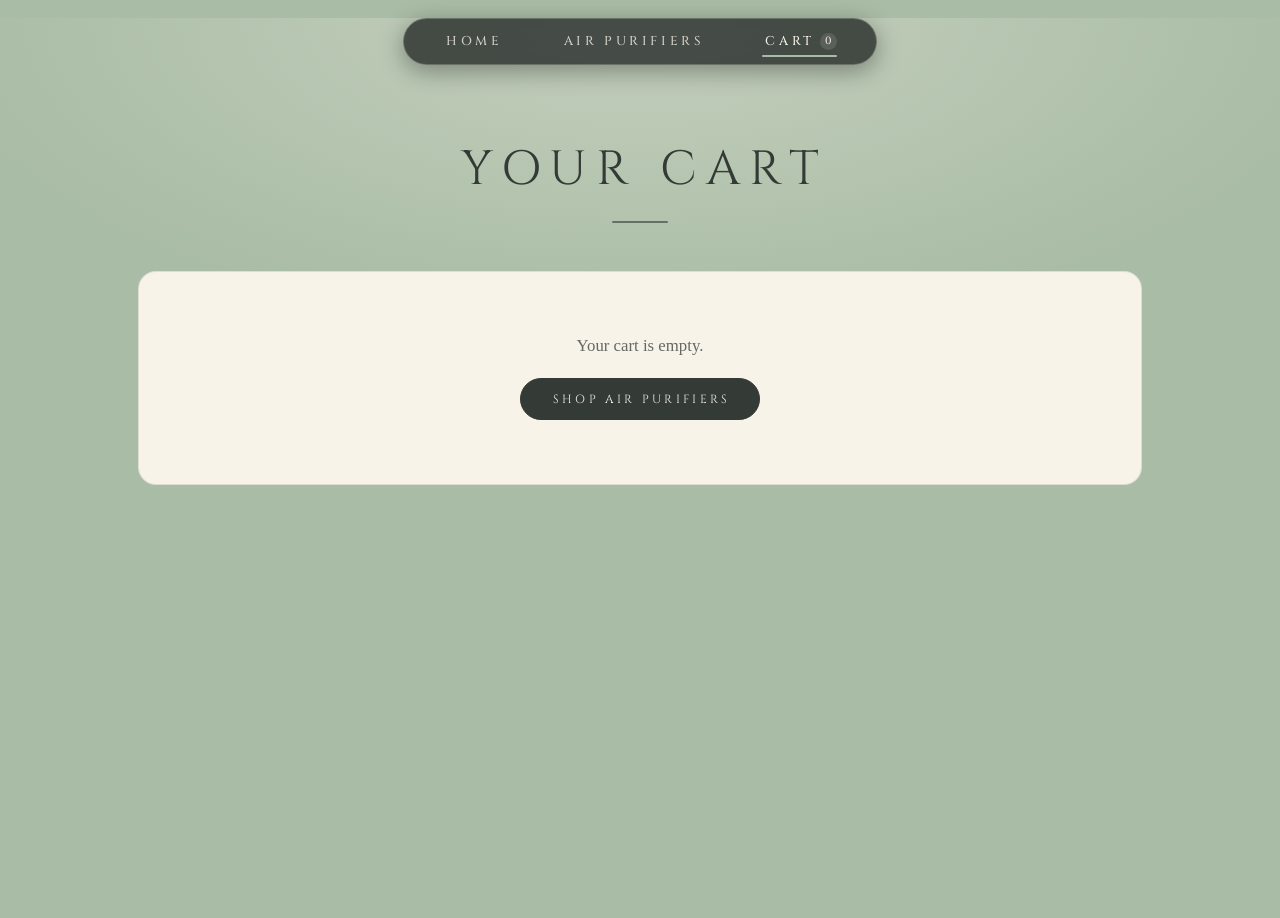
<file: cart.html>
<!doctype html>
<html lang="en">
<head>
<meta charset="utf-8">
<meta name="viewport" content="width=device-width, initial-scale=1, viewport-fit=cover">
<title>Cart — OFFGRID</title>
<link rel="preconnect" href="https://fonts.googleapis.com">
<link rel="preconnect" href="https://fonts.gstatic.com" crossorigin>
<link href="https://fonts.googleapis.com/css2?family=Cinzel:wght@400;500&display=swap" rel="stylesheet">
<style>
  :root { --sage: #A9BCA5; --ivory: #F7F3E9; --stone: #D7D1C6; --graphite: #343A36; }
  * { margin: 0; padding: 0; box-sizing: border-box; }
  html, body { width: 100%; background: var(--sage); color: var(--graphite); }
  body { min-height: 100vh; min-height: 100dvh; overflow-x: hidden; font-family: "Cinzel", Georgia, serif;
    background: radial-gradient(ellipse 80% 50% at 50% 0%, rgba(247,243,233,.35), transparent 70%), var(--sage); }

  /* ---------- Navbar (same as the Air Purifiers page) ---------- */
  nav {
    position: relative; z-index: 5; margin: max(2vh, 14px) auto 0; width: fit-content;
    display: flex; justify-content: center; align-items: center;
    gap: clamp(1.2rem, 4.5vw, 4rem);
    max-width: calc(100vw - 24px);
    padding: .45rem clamp(1.2rem, 3vw, 2.4rem);
    border-radius: 999px; border: 1px solid rgba(247,243,233,.22);
    background: rgba(52,58,54,.88); -webkit-backdrop-filter: blur(10px); backdrop-filter: blur(10px);
    box-shadow: 0 6px 24px rgba(0,0,0,.35);
  }
  nav a {
    position: relative; padding: .5em 0;
    font-weight: 500; font-size: clamp(.64rem, 1vw, .85rem);
    letter-spacing: .28em; text-indent: .28em; text-transform: uppercase;
    text-decoration: none; white-space: nowrap; color: rgba(247,243,233,.78); transition: color .35s;
  }
  nav a::after {
    content: ""; position: absolute; left: 50%; right: 50%; bottom: 0; height: 2px; border-radius: 2px; background: var(--sage);
    transition: left .4s cubic-bezier(.2,.8,.2,1), right .4s cubic-bezier(.2,.8,.2,1);
  }
  nav a:hover, nav a:focus-visible, nav a.active { color: var(--ivory); outline: none; }
  nav a:hover::after, nav a:focus-visible::after, nav a.active::after { left: 0; right: 0; }
  .cart-count { display: inline-grid; place-items: center; min-width: 1.7em; height: 1.7em; margin-left: .45em; padding: 0 .45em;
    border-radius: 999px; font-size: .82em; letter-spacing: 0; text-indent: 0; vertical-align: middle;
    background: rgba(247,243,233,.12); color: var(--ivory); transition: background .3s, color .3s; }
  .cart-count.has { background: var(--sage); color: #232826; }

  /* ---------- Cart ---------- */
  main { max-width: 1100px; margin: 0 auto; padding: clamp(36px, 6vw, 72px) clamp(16px, 4vw, 48px) clamp(56px, 8vw, 100px); }
  .head { text-align: center; margin-bottom: clamp(28px, 4vw, 48px); }
  .head h1 { font-weight: 400; font-size: clamp(1.6rem, 4.5vw, 3rem); letter-spacing: .2em; text-indent: .2em; text-transform: uppercase; }
  .head .rule { width: 56px; height: 2px; border-radius: 2px; margin: 1.2rem auto 0; background: var(--graphite); opacity: .6; }

  .layout { display: grid; grid-template-columns: minmax(0, 1fr) 320px; gap: clamp(18px, 3vw, 36px); align-items: start; }
  .lines { list-style: none; display: grid; gap: 14px; }
  .line { display: grid; grid-template-columns: 96px minmax(0, 1fr) auto; gap: 18px; align-items: center;
    padding: 14px; border-radius: 16px; background: var(--ivory); border: 1px solid rgba(52,58,54,.12); box-shadow: 0 8px 24px rgba(52,58,54,.1); }
  .thumb { aspect-ratio: 1; border-radius: 12px; display: grid; place-items: center;
    background: linear-gradient(115deg, transparent 30%, rgba(255,255,255,.45) 42%, transparent 54%),
                radial-gradient(ellipse 70% 60% at 50% 45%, rgba(169,188,165,.45), transparent 70%), linear-gradient(160deg, #e9e5db, var(--stone)); }
  img.thumb { width: 100%; object-fit: cover; display: block; }
  .thumb span { font-size: .5rem; letter-spacing: .2em; text-transform: uppercase; color: rgba(52,58,54,.45); }
  .name { font-weight: 500; font-size: .92rem; letter-spacing: .14em; text-transform: uppercase; }
  .unit { margin-top: .35rem; font-family: Georgia, "Times New Roman", serif; font-size: .9rem; color: rgba(52,58,54,.6); }
  .qty { margin-top: .7rem; display: inline-flex; align-items: center; border: 1px solid rgba(52,58,54,.3); border-radius: 999px; overflow: hidden; }
  .qty button { width: 34px; height: 32px; border: 0; background: transparent; color: var(--graphite); font-size: 1rem; cursor: pointer; transition: background .25s; }
  .qty button:hover, .qty button:focus-visible { background: rgba(169,188,165,.25); outline: none; }
  .qty output { min-width: 34px; text-align: center; font-family: Georgia, serif; font-size: .95rem; }
  .side { display: flex; flex-direction: column; align-items: flex-end; gap: .7rem; }
  .total { font-family: Georgia, "Times New Roman", serif; font-size: 1.05rem; }
  .remove { font: inherit; font-size: .6rem; letter-spacing: .2em; text-transform: uppercase; color: rgba(52,58,54,.6);
    background: none; border: 0; border-bottom: 1px solid transparent; cursor: pointer; padding: 2px 0; transition: color .25s, border-color .25s; }
  .remove:hover, .remove:focus-visible { color: var(--graphite); border-color: var(--graphite); outline: none; }

  .summary { position: sticky; top: 20px; padding: 24px; border-radius: 18px; background: var(--ivory); border: 1px solid rgba(52,58,54,.12); box-shadow: 0 8px 24px rgba(52,58,54,.1); }
  .summary h2 { font-weight: 500; font-size: .8rem; letter-spacing: .3em; text-transform: uppercase; color: #5f7a5a; margin-bottom: 18px; }
  .summary dl { display: grid; grid-template-columns: 1fr auto; row-gap: 12px; font-family: Georgia, "Times New Roman", serif; font-size: .95rem; }
  .summary dt { color: rgba(52,58,54,.65); }
  .summary dd { text-align: right; }
  .summary .grand { margin-top: 6px; padding-top: 14px; border-top: 1px solid rgba(52,58,54,.14); font-size: 1.1rem; color: var(--graphite); }
  .btn { display: block; width: 100%; margin-top: 22px; padding: 1em 1.4em; border-radius: 999px; text-align: center; text-decoration: none; cursor: pointer;
    font: inherit; font-size: .74rem; letter-spacing: .28em; text-indent: .28em; text-transform: uppercase;
    color: var(--ivory); background: var(--graphite); border: 1px solid var(--graphite); transition: background .3s, color .3s, border-color .3s; }
  .btn:hover, .btn:focus-visible { background: #5f7a5a; border-color: #5f7a5a; outline: none; }
  .btn.ghost { margin-top: 12px; color: var(--graphite); background: transparent; border-color: rgba(52,58,54,.4); }
  .btn.ghost:hover, .btn.ghost:focus-visible { background: rgba(169,188,165,.35); }
  .note { margin-top: 14px; font-family: Georgia, serif; font-size: .82rem; line-height: 1.5; color: rgba(52,58,54,.65); text-align: center; min-height: 1.2em; }

  .empty { text-align: center; padding: clamp(36px, 6vw, 64px) 16px; border-radius: 18px; background: var(--ivory); border: 1px solid rgba(52,58,54,.12); }
  .empty p { font-family: Georgia, "Times New Roman", serif; font-size: 1.05rem; color: rgba(52,58,54,.75); }
  .empty .btn { display: inline-block; width: auto; padding: 1em 2.4em; }

  @media (max-width: 820px) {
    .layout { grid-template-columns: 1fr; }
    .summary { position: static; }
  }
  @media (max-width: 560px) {
    nav { gap: .9rem; padding-left: 1rem; padding-right: 1rem; }
    nav a { font-size: .6rem; letter-spacing: .16em; text-indent: .16em; padding: .75em 0; }
    .line { grid-template-columns: 72px minmax(0, 1fr); }
    .side { grid-column: 1 / -1; flex-direction: row; justify-content: space-between; align-items: center; }
  }
</style>
</head>
<body>
  <nav aria-label="Primary">
    <a href="index.html">Home</a>
    <a href="air-purifiers.html">Air Purifiers</a>
    <a href="cart.html" class="active" aria-current="page">Cart<span class="cart-count" aria-label="items in cart">0</span></a>
  </nav>

  <main>
    <header class="head"><h1>Your Cart</h1><div class="rule"></div></header>
    <div id="view"></div>
  </main>

<script src="assets/cart.js"></script>
<script>
(() => {
  const Cart = window.OffgridCart, view = document.getElementById('view');
  const esc = s => String(s).replace(/[&<>"']/g, c => ({ '&': '&amp;', '<': '&lt;', '>': '&gt;', '"': '&quot;', "'": '&#39;' }[c]));

  function render() {
    const items = Cart.items();
    if (!items.length) {
      view.innerHTML = `<div class="empty"><p>Your cart is empty.</p><a class="btn" href="air-purifiers.html" style="margin-top:22px">Shop Air Purifiers</a></div>`;
      return;
    }
    const sub = Cart.subtotal();
    view.innerHTML = `
      <div class="layout">
        <ul class="lines">
          ${items.map(i => `
            <li class="line" data-id="${esc(i.id)}">
              ${i.img ? `<img class="thumb" src="${esc(i.img)}" alt="">` : `<div class="thumb" role="img" aria-label="Product image placeholder"><span>Image</span></div>`}
              <div>
                <div class="name">${esc(i.name)}</div>
                <div class="unit">${Cart.money(i.price)} each</div>
                <div class="qty" role="group" aria-label="Quantity">
                  <button type="button" data-step="-1" aria-label="One fewer">&minus;</button>
                  <output aria-live="polite">${i.qty}</output>
                  <button type="button" data-step="1" aria-label="One more">+</button>
                </div>
              </div>
              <div class="side">
                <div class="total">${Cart.money(i.price * i.qty)}</div>
                <button type="button" class="remove">Remove</button>
              </div>
            </li>`).join('')}
        </ul>
        <aside class="summary" aria-label="Order summary">
          <h2>Order Summary</h2>
          <dl>
            <dt>Items</dt><dd>${Cart.count()}</dd>
            <dt>Subtotal</dt><dd>${Cart.money(sub)}</dd>
            <dt>Shipping</dt><dd>At checkout</dd>
            <dt class="grand">Total</dt><dd class="grand">${Cart.money(sub)}</dd>
          </dl>
          <button type="button" class="btn" id="checkout">Checkout</button>
          <a class="btn ghost" href="air-purifiers.html">Continue Shopping</a>
          <p class="note" id="note" aria-live="polite"></p>
        </aside>
      </div>`;
  }

  view.addEventListener('click', e => {
    const line = e.target.closest('.line');
    if (line) {
      const id = line.dataset.id, cur = Cart.items().find(i => i.id === id);
      const step = e.target.closest('[data-step]');
      if (step && cur) Cart.setQty(id, cur.qty + Number(step.dataset.step));
      if (e.target.closest('.remove')) Cart.remove(id);
    }
    if (e.target.closest('#checkout')) {
      // checkout is not connected to a payment provider yet
      document.getElementById('note').textContent = 'Checkout is coming soon. Questions? reach.offgrid@gmail.com';
    }
  });
  document.addEventListener('cart:change', render);
  render();
})();
</script>
</body>
</html>
</file>
